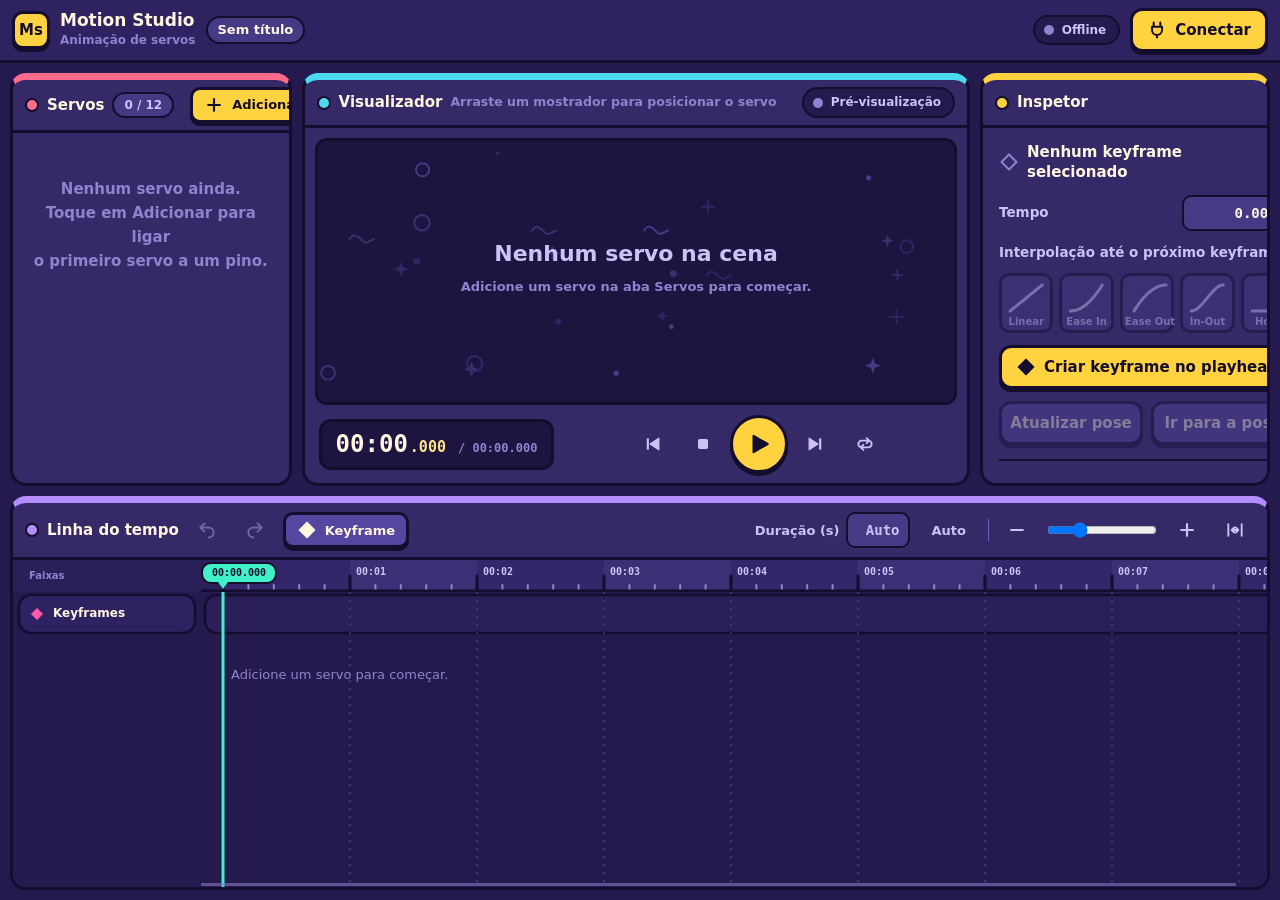
<file: index.html>
<!doctype html>
<html lang="pt-BR">
<head>
<meta charset="utf-8">
<meta name="viewport" content="width=device-width,initial-scale=1,viewport-fit=cover">
<meta name="theme-color" content="#2e2260">
<meta name="mobile-web-app-capable" content="yes">
<meta name="apple-mobile-web-app-capable" content="yes">
<link rel="manifest" href="manifest.webmanifest">
<link rel="icon" href="icons/icon.svg" type="image/svg+xml">
<link rel="apple-touch-icon" href="icons/icon-192.png">
<link rel="stylesheet" href="css/style.css">
<title>Motion Studio</title>
</head>
<body data-tab="scene">

<svg width="0" height="0" style="position:absolute" aria-hidden="true">
  <defs>
    <symbol id="i-play" viewBox="0 0 24 24"><path d="M7 4.5v15l13-7.5z" fill="currentColor" stroke="currentColor" stroke-width="2" stroke-linejoin="round"/></symbol>
    <symbol id="i-pause" viewBox="0 0 24 24"><rect x="6" y="4.5" width="4" height="15" rx="1" fill="currentColor"/><rect x="14" y="4.5" width="4" height="15" rx="1" fill="currentColor"/></symbol>
    <symbol id="i-stop" viewBox="0 0 24 24"><rect x="6" y="6" width="12" height="12" rx="2" fill="currentColor"/></symbol>
    <symbol id="i-prev" viewBox="0 0 24 24"><rect x="4.5" y="5" width="2.6" height="14" rx="1" fill="currentColor"/><path d="M19 5v14L8.5 12z" fill="currentColor" stroke="currentColor" stroke-width="1.5" stroke-linejoin="round"/></symbol>
    <symbol id="i-next" viewBox="0 0 24 24"><rect x="16.9" y="5" width="2.6" height="14" rx="1" fill="currentColor"/><path d="M5 5v14l10.5-7z" fill="currentColor" stroke="currentColor" stroke-width="1.5" stroke-linejoin="round"/></symbol>
    <symbol id="i-loop" viewBox="0 0 24 24"><path d="M17 8H8a4 4 0 0 0-4 4v0a4 4 0 0 0 4 4h1M7 16h9a4 4 0 0 0 4-4v0a4 4 0 0 0-4-4h-1" fill="none" stroke="currentColor" stroke-width="2.2" stroke-linecap="round"/><path d="M14 5l3 3-3 3M10 13l-3 3 3 3" fill="none" stroke="currentColor" stroke-width="2.2" stroke-linecap="round" stroke-linejoin="round"/></symbol>
    <symbol id="i-plus" viewBox="0 0 24 24"><path d="M12 5v14M5 12h14" stroke="currentColor" stroke-width="2.6" stroke-linecap="round"/></symbol>
    <symbol id="i-minus" viewBox="0 0 24 24"><path d="M5 12h14" stroke="currentColor" stroke-width="2.6" stroke-linecap="round"/></symbol>
    <symbol id="i-trash" viewBox="0 0 24 24"><path d="M4 7h16M9 7V4h6v3M6.5 10l1 10h9l1-10" fill="none" stroke="currentColor" stroke-width="2.2" stroke-linecap="round" stroke-linejoin="round"/></symbol>
    <symbol id="i-diamond" viewBox="0 0 24 24"><path d="M12 3l9 9-9 9-9-9z" fill="currentColor" stroke="currentColor" stroke-width="2" stroke-linejoin="round"/></symbol>
    <symbol id="i-diamond-o" viewBox="0 0 24 24"><path d="M12 3l9 9-9 9-9-9z" fill="none" stroke="currentColor" stroke-width="2.4" stroke-linejoin="round"/></symbol>
    <symbol id="i-undo" viewBox="0 0 24 24"><path d="M9 7L4 12l5 5M4 12h10a6 6 0 0 1 0 12" transform="translate(0 -3)" fill="none" stroke="currentColor" stroke-width="2.4" stroke-linecap="round" stroke-linejoin="round"/></symbol>
    <symbol id="i-redo" viewBox="0 0 24 24"><path d="M15 7l5 5-5 5M20 12H10a6 6 0 0 0 0 12" transform="translate(0 -3)" fill="none" stroke="currentColor" stroke-width="2.4" stroke-linecap="round" stroke-linejoin="round"/></symbol>
    <symbol id="i-fit" viewBox="0 0 24 24"><path d="M4 5v14M20 5v14M8 12h8M8 12l3-3M8 12l3 3M16 12l-3-3M16 12l-3 3" fill="none" stroke="currentColor" stroke-width="2.2" stroke-linecap="round" stroke-linejoin="round"/></symbol>
    <symbol id="i-download" viewBox="0 0 24 24"><path d="M12 4v11M7 11l5 5 5-5M5 20h14" fill="none" stroke="currentColor" stroke-width="2.4" stroke-linecap="round" stroke-linejoin="round"/></symbol>
    <symbol id="i-upload" viewBox="0 0 24 24"><path d="M12 16V5M7 9l5-5 5 5M5 20h14" fill="none" stroke="currentColor" stroke-width="2.4" stroke-linecap="round" stroke-linejoin="round"/></symbol>
    <symbol id="i-save" viewBox="0 0 24 24"><path d="M5 4h11l3 3v13H5zM8 4v5h7V4M8 20v-6h8v6" fill="none" stroke="currentColor" stroke-width="2.2" stroke-linejoin="round"/></symbol>
    <symbol id="i-folder" viewBox="0 0 24 24"><path d="M3 7h6l2 2h10v10H3z" fill="none" stroke="currentColor" stroke-width="2.2" stroke-linejoin="round"/></symbol>
    <symbol id="i-plug" viewBox="0 0 24 24"><path d="M8 3v5M16 3v5M6 8h12v4a6 6 0 0 1-12 0zM12 18v3" fill="none" stroke="currentColor" stroke-width="2.4" stroke-linecap="round" stroke-linejoin="round"/></symbol>
    <symbol id="i-servo" viewBox="0 0 24 24"><circle cx="12" cy="13" r="3" fill="none" stroke="currentColor" stroke-width="2.2"/><path d="M4 16a8 8 0 0 1 16 0" fill="none" stroke="currentColor" stroke-width="2.2" stroke-linecap="round"/><path d="M12 13V8" stroke="currentColor" stroke-width="2.2" stroke-linecap="round"/></symbol>
    <symbol id="i-scene" viewBox="0 0 24 24"><rect x="3" y="5" width="18" height="12" rx="3" fill="none" stroke="currentColor" stroke-width="2.2"/><path d="M8 21h8M12 17v4" stroke="currentColor" stroke-width="2.2" stroke-linecap="round"/></symbol>
    <symbol id="i-timeline" viewBox="0 0 24 24"><path d="M3 7h10M3 12h18M3 17h13" stroke="currentColor" stroke-width="2.6" stroke-linecap="round"/><circle cx="16" cy="7" r="2" fill="currentColor"/><circle cx="8" cy="17" r="2" fill="currentColor"/></symbol>
    <symbol id="i-sliders" viewBox="0 0 24 24"><path d="M4 7h9M17 7h3M4 17h3M11 17h9M4 12h16" stroke="currentColor" stroke-width="2.2" stroke-linecap="round"/><circle cx="15" cy="7" r="2" fill="none" stroke="currentColor" stroke-width="2.2"/><circle cx="9" cy="17" r="2" fill="none" stroke="currentColor" stroke-width="2.2"/></symbol>
  </defs>
</svg>

<header id="top">
  <div class="logo">Ms</div>
  <div class="ttl"><h1>Motion Studio</h1><small>Animação de servos</small></div>
  <button id="projectChip" class="chip proj" title="Renomear projeto">Sem título</button>
  <div class="grow"></div>
  <button id="connPill" class="pill" title="Detalhes da conexão"><i class="dot"></i><span id="connTxt">Offline</span></button>
  <button id="btnConnect" class="btn primary"><svg class="ic"><use href="#i-plug"/></svg><span>Conectar</span></button>
</header>

<main id="layout">
  <section class="panel" id="pServos">
    <div class="phead"><i class="pdot" style="--c:#ff6b8b"></i><h2>Servos</h2><span class="chip" id="servoCount">0 / 12</span><div class="grow"></div>
      <button class="btn primary sm" id="btnAdd"><svg class="ic"><use href="#i-plus"/></svg><span>Adicionar</span></button></div>
    <div class="pbody" id="servoList"></div>
  </section>

  <section class="panel" id="pViewer">
    <div class="phead"><i class="pdot" style="--c:#4cd9f0"></i><h2>Visualizador</h2><span class="hint hide-sm">Arraste um mostrador para posicionar o servo</span><div class="grow"></div>
      <span class="pill static" id="livePill"><i class="dot"></i><span>Pré-visualização</span></span></div>
    <div class="vwrap"><canvas id="viewer"></canvas></div>
    <div id="vSlot">
      <div id="transport">
        <div id="timecode"><span class="tc-main">00:00</span><span class="tc-ms">.000</span><span class="tc-tot">/ 00:00.000</span></div>
        <div class="tbtns">
          <button class="rbtn" id="bPrev" title="Keyframe anterior"><svg class="ic"><use href="#i-prev"/></svg></button>
          <button class="rbtn" id="bStop" title="Parar e voltar ao início"><svg class="ic"><use href="#i-stop"/></svg></button>
          <button class="rbtn big" id="bPlay" title="Play / Pause (Espaço)"><svg class="ic"><use href="#i-play"/></svg></button>
          <button class="rbtn" id="bNext" title="Próximo keyframe"><svg class="ic"><use href="#i-next"/></svg></button>
          <button class="rbtn" id="bLoop" title="Repetir em loop (L)"><svg class="ic"><use href="#i-loop"/></svg></button>
          <button class="rbtn kf" id="bKey" title="Criar keyframe no playhead (K)"><svg class="ic"><use href="#i-diamond"/></svg></button>
        </div>
      </div>
    </div>
  </section>

  <section class="panel" id="pInspector">
    <div class="phead"><i class="pdot" style="--c:#ffd23f"></i><h2>Inspetor</h2></div>
    <div class="pbody pad" id="inspBody">
      <div class="row sel-row">
        <svg class="ic sel-chip" id="selChip"><use href="#i-diamond-o"/></svg>
        <b id="selLabel">Nenhum keyframe selecionado</b>
        <div class="grow"></div>
        <button class="ibtn" id="bRemove" title="Remover keyframe (Del)"><svg class="ic"><use href="#i-trash"/></svg></button>
      </div>
      <div class="row field">
        <label for="frameTime">Tempo</label><div class="grow"></div>
        <input id="frameTime" type="text" inputmode="decimal" autocomplete="off"><span class="unit">s</span>
      </div>
      <label class="lbl">Interpolação até o próximo keyframe</label>
      <div id="easePicker"></div>
      <button class="btn primary block" id="bAddFrame"><svg class="ic"><use href="#i-diamond"/></svg><span>Criar keyframe no playhead</span></button>
      <div class="row two">
        <button class="btn" id="bUpdatePose">Atualizar pose</button>
        <button class="btn" id="bGoto">Ir para a pose</button>
      </div>
      <hr>
      <div class="row">
        <h3>Presets</h3><div class="grow"></div>
        <button class="ibtn" id="bImport" title="Importar JSON"><svg class="ic"><use href="#i-download"/></svg></button>
        <button class="ibtn" id="bExport" title="Exportar JSON"><svg class="ic"><use href="#i-upload"/></svg></button>
      </div>
      <ul id="presetList"></ul>
      <div class="row three">
        <button class="btn" id="bSave"><svg class="ic"><use href="#i-save"/></svg><span>Salvar</span></button>
        <button class="btn" id="bLoad"><svg class="ic"><use href="#i-folder"/></svg><span>Carregar</span></button>
        <button class="btn danger" id="bDelPreset" title="Excluir preset"><svg class="ic"><use href="#i-trash"/></svg></button>
      </div>
      <p class="note">Os presets ficam salvos só neste navegador. Use exportar para fazer backup ou levar para o computador.</p>
      <input type="file" id="fileIn" accept=".json,application/json" hidden>
    </div>
  </section>

  <section class="panel" id="pTimeline">
    <div class="phead tl-head">
      <i class="pdot" style="--c:#b48cff"></i><h2 class="hide-xs">Linha do tempo</h2>
      <button class="ibtn" id="bUndo" title="Desfazer (Ctrl+Z)"><svg class="ic"><use href="#i-undo"/></svg></button>
      <button class="ibtn" id="bRedo" title="Refazer (Ctrl+Y)"><svg class="ic"><use href="#i-redo"/></svg></button>
      <button class="btn sm" id="bKey2" title="Criar keyframe no playhead (K)"><svg class="ic"><use href="#i-diamond"/></svg><span>Keyframe</span></button>
      <div class="grow"></div>
      <label class="dur"><span class="hide-sm">Duração (s)</span><input id="durIn" type="text" inputmode="decimal" value="Auto" autocomplete="off"></label>
      <button class="btn ghost sm" id="bAuto" title="Duração automática">Auto</button>
      <span class="sep"></span>
      <button class="ibtn" id="bZoomOut" title="Afastar"><svg class="ic"><use href="#i-minus"/></svg></button>
      <input id="zoomIn" class="zoom hide-sm" type="range" min="8" max="280" step="1" value="80" aria-label="Zoom">
      <button class="ibtn" id="bZoomIn" title="Aproximar (Ctrl + roda)"><svg class="ic"><use href="#i-plus"/></svg></button>
      <button class="ibtn" id="bFit" title="Ajustar à janela"><svg class="ic"><use href="#i-fit"/></svg></button>
    </div>
    <div class="tlwrap"><canvas id="timeline"></canvas></div>
  </section>
</main>

<div id="dock"></div>

<nav id="tabs">
  <button data-tab="servos"><svg class="ic"><use href="#i-servo"/></svg><span>Servos</span></button>
  <button data-tab="scene" class="on"><svg class="ic"><use href="#i-scene"/></svg><span>Cena</span></button>
  <button data-tab="timeline"><svg class="ic"><use href="#i-timeline"/></svg><span>Timeline</span></button>
  <button data-tab="inspector"><svg class="ic"><use href="#i-sliders"/></svg><span>Inspetor</span></button>
</nav>

<div id="toast" role="status" aria-live="polite"></div>

<dialog id="dlg">
  <form method="dialog" id="dlgForm" novalidate>
    <h3 id="dlgTitle"></h3>
    <p id="dlgSub" class="note"></p>
    <div id="dlgFields"></div>
    <p id="dlgErr" class="err"></p>
    <div class="dlg-foot">
      <button type="button" class="btn ghost" id="dlgCancel">Cancelar</button>
      <button type="submit" class="btn primary" id="dlgOk">OK</button>
    </div>
  </form>
</dialog>

<dialog id="connDlg">
  <div class="dlg-in">
    <h3>Conexão com o Arduino</h3>
    <ul class="checks" id="checks"></ul>
    <label class="check"><input type="checkbox" id="forcePoly"> Forçar modo WebUSB (polyfill) — use se o nativo não listar o Arduino</label>
    <div class="row"><button class="btn primary" id="connGo"><svg class="ic"><use href="#i-plug"/></svg><span>Conectar</span></button>
      <span class="note" id="connNote">115200 baud · espera ~2 s o Arduino reiniciar</span></div>
    <div id="log"></div>
    <form id="cmdForm" class="row nowrap"><input id="cmd" type="text" placeholder="Comando manual, ex.: MOVE,0,45" autocapitalize="characters" autocomplete="off" disabled><button class="btn" id="cmdSend" disabled>Enviar</button></form>
    <div class="dlg-foot"><button class="btn ghost" id="connClose">Fechar</button></div>
  </div>
</dialog>

<script type="module" src="js/app.js"></script>
</body>
</html>
</file>
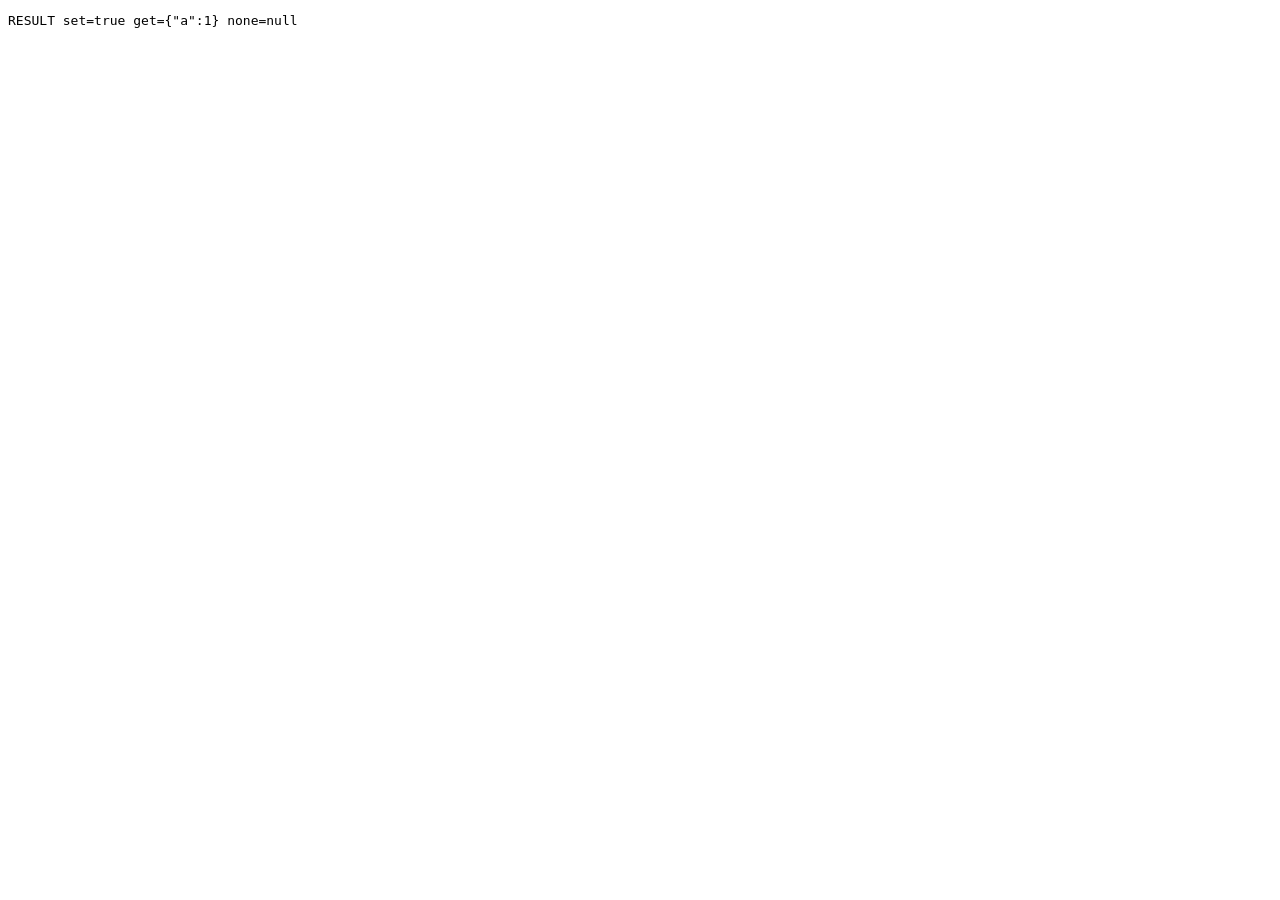
<file: test/idb.html>
<!doctype html><meta charset="utf-8"><title>idb</title><pre id="out">rodando…</pre>
<script type="module">
import { kvGet, kvSet } from "../js/storage.js";
const o = document.getElementById("out");
const okSet = await kvSet("t", { a: 1 }); const back = await kvGet("t"); const none = await kvGet("nao-existe");
o.textContent = `RESULT set=${okSet} get=${JSON.stringify(back)} none=${none}`;
</script>
</file>
<file: css/style.css>
:root{
  --ink:#140d2e;--bg:#241a4d;--bar:#2e2260;--panel:#352968;--card:#463a85;--card-hi:#5547a0;--line-hi:#6a5cb8;
  --text:#fff6e0;--dim:#cdc2f5;--faint:#8f82cf;--accent:#ffd23f;--accent-hi:#ffe68a;--play:#3ff0c8;--sel:#ff5ca8;
  --green:#3ff0a0;--red:#ff5d73;
  --font:"Fredoka","Baloo 2","Nunito","Quicksand",system-ui,-apple-system,"Segoe UI",Roboto,sans-serif;
  --mono:"Source Code Pro","JetBrains Mono",Consolas,Menlo,"DejaVu Sans Mono","Courier New",monospace;
  --nav-h:58px;
}
*{box-sizing:border-box;-webkit-tap-highlight-color:transparent}
html,body{margin:0;height:100%;background:var(--bg);color:var(--text);font:600 15px/1.35 var(--font);overscroll-behavior:none}
body{height:100dvh;display:grid;grid-template-rows:auto minmax(0,1fr) auto auto;grid-template-columns:minmax(0,1fr);
  grid-template-areas:"top" "main" "dock" "nav";padding:env(safe-area-inset-top) env(safe-area-inset-right) env(safe-area-inset-bottom) env(safe-area-inset-left);user-select:none;-webkit-user-select:none}
input,button,select{font:inherit;color:inherit}
input{user-select:text;-webkit-user-select:text}
.grow{flex:1 1 auto;min-width:0}
.ic{width:20px;height:20px;flex:none;display:block}
.hide-xs{}

/* ---------- cabeçalho ---------- */
#top{grid-area:top;display:flex;align-items:center;gap:10px;padding:8px 12px;background:var(--bar);border-bottom:3px solid var(--ink);min-width:0}
.logo{flex:none;width:38px;height:38px;border-radius:11px;background:var(--accent);color:var(--ink);border:3px solid var(--ink);display:grid;place-items:center;font-weight:800;box-shadow:0 3px 0 var(--ink)}
.ttl{min-width:0}.ttl h1{margin:0;font-size:17px;line-height:1.1;white-space:nowrap}.ttl small{color:var(--faint);font-size:12px}
.chip{background:var(--card);border:2px solid var(--ink);border-radius:99px;padding:3px 10px;font-size:12px;font-weight:700;color:var(--dim);white-space:nowrap}
button.chip{cursor:pointer}
.chip.proj{max-width:34vw;overflow:hidden;text-overflow:ellipsis;font-size:13px;color:var(--text)}
.pill{display:flex;align-items:center;gap:8px;background:var(--bg);border:2px solid var(--ink);border-radius:99px;padding:5px 12px 5px 9px;font-size:12px;font-weight:700;color:var(--dim);cursor:pointer;white-space:nowrap}
.pill.static{cursor:default}
.dot{width:10px;height:10px;border-radius:50%;background:var(--faint);flex:none}
.pill.on .dot{background:var(--green);box-shadow:0 0 8px var(--green)}
.pill.wait .dot{background:var(--sel);animation:pulse 1s infinite}
@keyframes pulse{50%{opacity:.25}}

/* ---------- botões ---------- */
.btn{display:inline-flex;align-items:center;justify-content:center;gap:8px;font-weight:700;border:3px solid var(--ink);border-radius:12px;padding:0 14px;min-height:44px;background:var(--card-hi);box-shadow:0 3px 0 var(--ink);cursor:pointer;touch-action:manipulation;white-space:nowrap}
.btn:active{transform:translateY(2px);box-shadow:0 1px 0 var(--ink)}
.btn:hover{filter:brightness(1.08)}
.btn.primary{background:var(--accent);color:var(--ink)}
.btn.danger{background:var(--red);color:var(--ink)}
.btn.ghost{background:transparent;border-color:transparent;box-shadow:none;color:var(--dim)}
.btn.sm{min-height:36px;padding:0 11px;font-size:13px;border-radius:10px}
.btn.block{width:100%}
.btn:disabled,.ibtn:disabled{opacity:.4;pointer-events:none}
.ibtn{display:grid;place-items:center;width:40px;height:40px;flex:none;background:transparent;border:0;border-radius:12px;color:var(--dim);cursor:pointer;touch-action:manipulation}
.ibtn:hover{background:rgba(255,255,255,.08)}.ibtn:active{background:rgba(255,255,255,.14)}
.rbtn{display:grid;place-items:center;width:46px;height:46px;border-radius:50%;border:0;background:transparent;color:var(--dim);cursor:pointer;touch-action:manipulation}
.rbtn:hover{background:rgba(255,255,255,.08)}.rbtn:active{background:rgba(255,255,255,.16)}
.rbtn.big{width:58px;height:58px;background:var(--accent);color:var(--ink);border:3px solid var(--ink);box-shadow:0 3px 0 var(--ink)}
.rbtn.big .ic{width:26px;height:26px}
.rbtn.on{background:var(--accent);color:var(--ink)}
.rbtn.kf{color:var(--sel)}

/* ---------- painéis ---------- */
#layout{grid-area:main;display:grid;gap:10px;padding:10px;min-height:0;min-width:0}
.panel{background:var(--panel);border:3px solid var(--ink);border-top:7px solid var(--c,var(--accent));border-radius:16px;display:flex;flex-direction:column;min-height:0;min-width:0;overflow:hidden}
#pServos{--c:#ff6b8b}#pViewer{--c:#4cd9f0}#pInspector{--c:#ffd23f}#pTimeline{--c:#b48cff}
.phead{display:flex;align-items:center;gap:8px;padding:7px 12px;border-bottom:3px solid var(--ink);min-height:48px;flex:none;min-width:0}
.phead h2{margin:0;font-size:15px;white-space:nowrap}
.pdot{width:14px;height:14px;border-radius:50%;background:var(--c);border:2px solid var(--ink);flex:none}
.hint{color:var(--faint);font-size:12.5px;white-space:nowrap;overflow:hidden;text-overflow:ellipsis}
.pbody{flex:1 1 auto;min-height:0;overflow:auto;overscroll-behavior:contain}
.pbody.pad{padding:14px 16px 18px;display:grid;gap:12px;align-content:start}
.vwrap,.tlwrap{flex:1 1 auto;min-height:0;position:relative;margin:10px 10px 0}
.tlwrap{margin:0}
#viewer{position:absolute;inset:0;width:100%;height:100%;border:3px solid var(--ink);border-radius:12px;touch-action:none;cursor:pointer}
#timeline{position:absolute;inset:0;width:100%;height:100%;display:block}
.tl-head{overflow-x:auto;scrollbar-width:none}.tl-head::-webkit-scrollbar{display:none}
.tl-head>*{flex:none}.tl-head .grow{flex:1 0 8px}
.sep{width:1px;height:22px;background:var(--line-hi)}
.dur{display:flex;align-items:center;gap:6px;color:var(--dim);font-size:13px}
.dur input,#frameTime{background:var(--card);border:2px solid var(--ink);border-radius:9px;padding:6px 8px;text-align:right;font:700 14px var(--mono);width:64px;min-height:36px}
#frameTime{width:96px}
input:focus-visible{outline:2px solid var(--accent)}
.zoom{width:110px}

/* ---------- transporte ---------- */
#vSlot{flex:none}
#transport{display:flex;align-items:center;justify-content:space-between;gap:10px;padding:10px 14px;flex-wrap:wrap}
#timecode{background:#1d1440;border:3px solid var(--ink);border-radius:12px;padding:6px 14px;display:flex;align-items:baseline;gap:2px;font-family:var(--mono);font-weight:800;white-space:nowrap}
.tc-main{font-size:24px;color:var(--text)}.tc-ms{font-size:15px;color:var(--accent-hi);margin-right:10px}.tc-tot{font-size:12px;color:var(--faint);font-weight:600}
.tbtns{display:flex;align-items:center;gap:4px;margin:0 auto}
#dock{grid-area:dock;background:var(--panel);border-top:3px solid var(--ink);display:none}

/* ---------- servos ---------- */
#servoList{padding:10px 10px 14px;display:flex;flex-direction:column;gap:10px}
.empty{text-align:center;color:var(--faint);padding:34px 10px;line-height:1.6}
.scard{flex:none;display:flex;background:var(--card);border:3px solid var(--ink);border-radius:12px;overflow:hidden}
.scard .bar{width:12px;background:var(--c);flex:none}
.sc-main{flex:1;min-width:0;padding:8px 10px 6px;display:grid;gap:3px}
.sc-top{display:flex;align-items:center;gap:6px}
.sc-name{flex:1;min-width:0;background:transparent;border:1px solid transparent;border-radius:8px;padding:5px 6px;font-weight:700;font-size:15px}
.sc-name:focus{border-color:var(--accent);outline:0}
.sc-info{display:flex;align-items:center;gap:6px}
.tag{font:700 11px var(--mono);background:var(--card-hi);color:var(--dim);border-radius:6px;padding:2px 7px}
.tag.c360{background:var(--c);color:var(--ink)}
.sc-val{margin-left:auto;font:800 18px var(--mono);color:var(--c);min-width:70px;text-align:right}
.srange{-webkit-appearance:none;appearance:none;width:100%;height:34px;background:transparent;margin:0;touch-action:pan-y}
.srange::-webkit-slider-runnable-track{height:10px;border-radius:6px;border:2px solid var(--ink);background:linear-gradient(90deg,#1d1540 0 var(--s,0%),var(--c) var(--s,0%) var(--e,50%),#1d1540 var(--e,50%) 100%)}
.srange::-moz-range-track{height:6px;border-radius:6px;border:2px solid var(--ink);background:#1d1540}
.srange::-moz-range-progress{background:var(--c);height:6px;border-radius:6px}
.srange::-webkit-slider-thumb{-webkit-appearance:none;width:26px;height:26px;border-radius:50%;background:#fffaf0;border:3px solid var(--ink);margin-top:-10px;box-shadow:0 2px 0 var(--ink)}
.srange::-moz-range-thumb{width:20px;height:20px;border-radius:50%;background:#fffaf0;border:3px solid var(--ink)}

/* ---------- inspetor ---------- */
.row{display:flex;align-items:center;gap:8px;min-width:0}
.row.nowrap{flex-wrap:nowrap}
.row.two,.row.three{display:grid;gap:8px}.row.two{grid-template-columns:1fr 1fr}.row.three{grid-template-columns:1fr 1fr auto}
.row.two .btn,.row.three .btn{min-width:0}
.sel-chip{color:var(--faint)}.sel-chip.on{color:var(--sel)}
.field label,.lbl{color:var(--dim);font-weight:700;font-size:13.5px}
.unit{color:var(--faint)}
h3{margin:0;font-size:15px}
hr{border:0;border-top:2px solid var(--ink);width:100%;margin:2px 0}
.note{color:var(--faint);font-size:12.5px;margin:0;line-height:1.45}
#easePicker{display:grid;grid-template-columns:repeat(5,1fr);gap:6px}
.ease{background:var(--card);border:3px solid var(--ink);border-radius:10px;padding:5px 2px 3px;display:grid;justify-items:center;gap:1px;cursor:pointer;color:var(--dim);font:700 10px var(--font);white-space:nowrap;min-width:0}
.ease svg{width:100%;height:34px}.ease path{fill:none;stroke:currentColor;stroke-width:3;stroke-linecap:round;stroke-linejoin:round}
.ease.sel{border-color:var(--ec);background:color-mix(in srgb,var(--ec) 35%,var(--panel));color:var(--ec)}
.ease:disabled{opacity:.45;pointer-events:none}
#presetList{list-style:none;margin:0;padding:0;background:var(--card);border:2px solid var(--ink);border-radius:10px;min-height:92px;max-height:180px;overflow:auto}
#presetList li{padding:10px 12px;cursor:pointer;border-bottom:1px solid rgba(0,0,0,.18)}
#presetList li.sel{background:var(--accent);color:var(--ink)}
#presetList .none{color:var(--faint);cursor:default;text-align:center;padding:30px 10px}

/* ---------- navegação ---------- */
#tabs{grid-area:nav;display:none;background:var(--bar);border-top:3px solid var(--ink);height:var(--nav-h)}
#tabs button{flex:1;background:transparent;border:0;color:var(--faint);display:grid;place-items:center;align-content:center;gap:1px;font-size:11px;font-weight:700;cursor:pointer;touch-action:manipulation}
#tabs button.on{color:var(--accent)}

/* ---------- toast e diálogos ---------- */
#toast{position:fixed;left:50%;bottom:calc(var(--nav-h) + 78px);transform:translate(-50%,20px);background:var(--ink);border:2px solid var(--line-hi);color:var(--text);padding:9px 16px;border-radius:12px;font-size:14px;opacity:0;pointer-events:none;transition:.2s;max-width:min(92vw,520px);text-align:center;z-index:50}
#toast.show{opacity:1;transform:translate(-50%,0)}
@media (min-width:1000px){#toast{bottom:24px}}
dialog{background:var(--panel);color:var(--text);border:3px solid var(--ink);border-radius:16px;padding:0;width:min(440px,calc(100vw - 24px));max-height:calc(100dvh - 24px);overflow:auto;box-shadow:0 12px 40px rgba(0,0,0,.5)}
dialog::backdrop{background:rgba(10,6,28,.65)}
#dlgForm,.dlg-in{padding:20px 22px;display:grid;gap:12px}
#dlgFields{display:grid;gap:12px}
#dlgFields label{display:grid;gap:5px;color:var(--dim);font-size:13.5px;font-weight:700}
#dlgFields input,#dlgFields select{background:var(--card);border:2px solid var(--ink);border-radius:10px;padding:10px 12px;min-height:46px;font-weight:600;font-size:16px;width:100%}
.err{color:var(--red);min-height:1.2em;margin:0;font-size:13px}
.dlg-foot{display:flex;justify-content:flex-end;gap:8px}
.checks{list-style:none;margin:0;padding:0;display:grid;gap:5px;font-size:14px}
.checks li::before{content:"● "}.checks .ok{color:var(--green)}.checks .bad{color:var(--red)}.checks .warn{color:var(--accent)}
.check{display:flex;gap:8px;align-items:flex-start;color:var(--dim);font-size:13px}
#log{height:170px;overflow:auto;background:var(--ink);border:2px solid var(--ink);border-radius:10px;padding:8px 10px;font:12px/1.5 var(--mono);white-space:pre-wrap;word-break:break-all;user-select:text}
#log .tx{color:var(--play)}#log .rx{color:var(--accent)}#log .sys{color:var(--faint)}#log .err{color:var(--red)}
#cmdForm input{flex:1;min-width:0;background:var(--card);border:2px solid var(--ink);border-radius:10px;padding:9px 11px;min-height:44px}

/* ---------- layout responsivo ---------- */
/* telas grandes: tudo à vista, como no desktop */
@media (min-width:1000px){
  #layout{grid-template-columns:clamp(260px,22vw,430px) minmax(0,1fr) clamp(290px,22vw,430px);grid-template-rows:minmax(300px,1.05fr) minmax(230px,1fr)}
  #pTimeline{grid-column:1/-1}
  #pServos,#pViewer,#pInspector{grid-row:1}
}
/* telas pequenas: uma aba por vez */
@media (max-width:999px){
  #layout{grid-template-columns:minmax(0,1fr);grid-template-rows:minmax(0,1fr);padding:8px}
  .panel{display:none;grid-area:1/1}
  body[data-tab=servos] #pServos,body[data-tab=scene] #pViewer,body[data-tab=inspector] #pInspector,body[data-tab=timeline] #pTimeline{display:flex}
  #tabs{display:flex}
  #dock{display:block}
  #dock #transport{padding:6px 10px;flex-wrap:nowrap;justify-content:space-between}
  #dock .tbtns{margin:0}
  .hide-sm{display:none!important}
  .ttl small{display:none}
}
@media (max-width:620px){
  #top{gap:8px;padding:7px 10px}.ttl{display:none}.chip.proj{max-width:38vw}
  .btn span.lbl-hide,#btnConnect span{display:none}#btnConnect{padding:0 12px}
  #timecode{padding:4px 10px}.tc-main{font-size:19px}.tc-ms{font-size:13px;margin-right:6px}.tc-tot{display:none}
  .rbtn{width:40px;height:40px}.rbtn.big{width:50px;height:50px}.hide-xs{display:none}
  #btnAdd span{display:none}
}
@media (max-width:380px){ .logo{display:none} #connTxt{display:none}.pill{padding:8px} .rbtn{width:36px;height:36px} }
/* celular na horizontal: navegação vira uma coluna lateral para sobrar altura */
@media (max-width:999px) and (max-height:520px){
  body{grid-template-columns:62px minmax(0,1fr);grid-template-rows:auto minmax(0,1fr) auto;grid-template-areas:"top top" "nav main" "nav dock"}
  #tabs{flex-direction:column;height:auto;border-top:0;border-right:3px solid var(--ink)}
  #top{padding:4px 10px}.logo{width:30px;height:30px}
  #toast{bottom:70px}
  .phead{min-height:38px;padding:4px 10px}
  .panel{border-top-width:5px}
  #layout{padding:6px}
  .vwrap{margin:6px 6px 0}
  #tabs button span{display:none}
}
@media (prefers-reduced-motion:reduce){*{animation:none!important;transition:none!important}}
</file>
